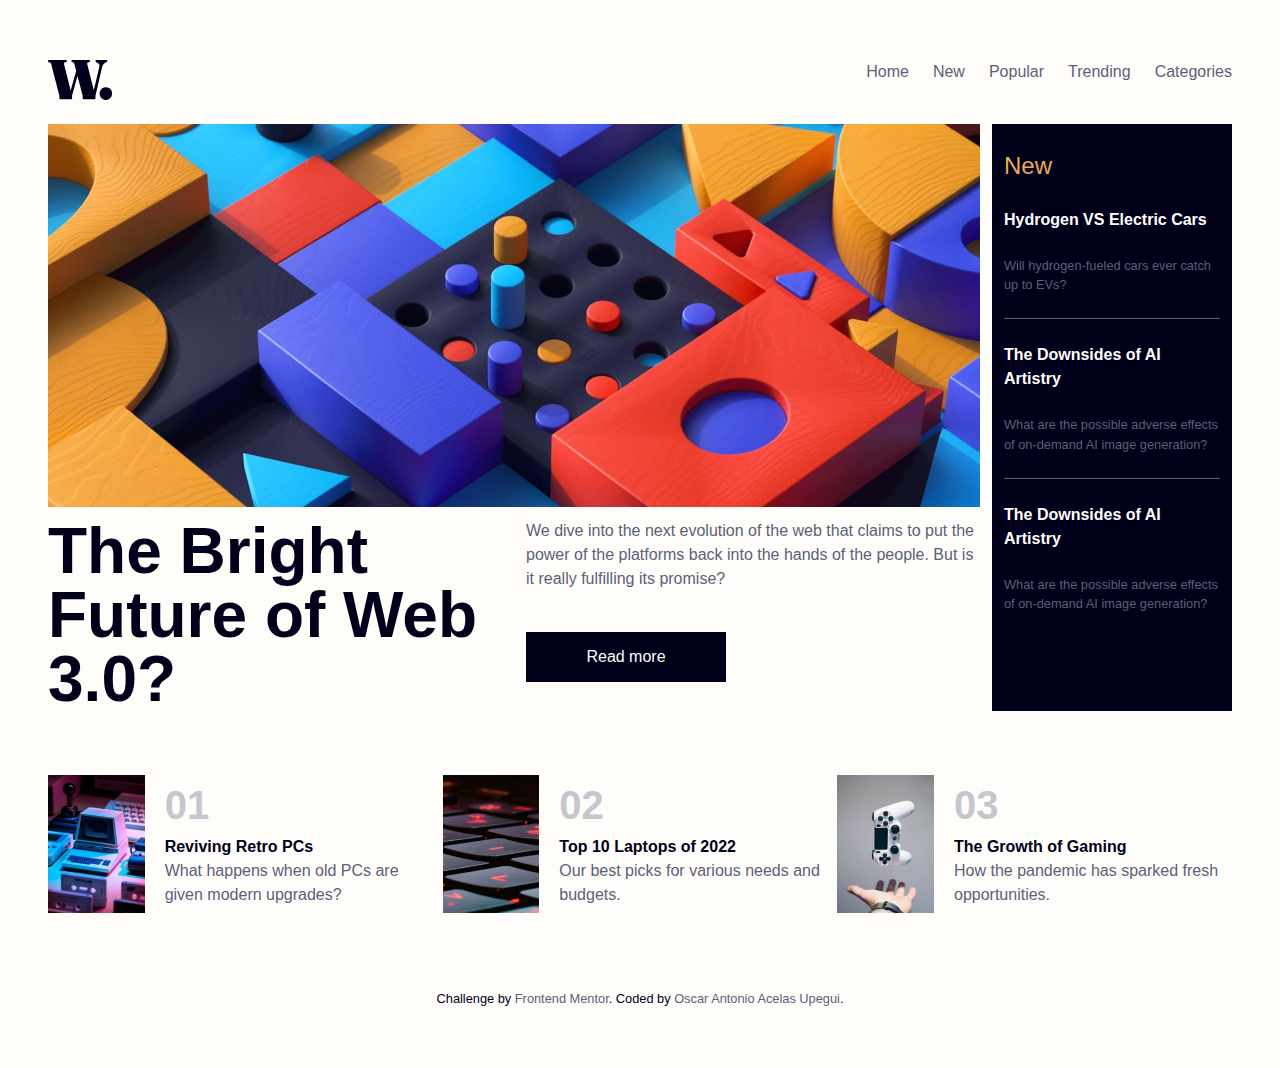
<file: index.html>
<!DOCTYPE html>
<html lang="en">
<head>
    <meta charset="UTF-8">
    <meta name="viewport" content="width=device-width, initial-scale=1.0">
    <!-- displays site properly based on user's device -->

    <link rel="icon" type="image/png" sizes="32x32" href="assets/images/favicon-32x32.png">

    <title>Individual Project</title>
    <link rel="stylesheet" href="style.css" class="style">

</head>
<body>
<!-- Main Content -->
<main>

    <!-- Header -->
    <header class="header">
        <img src="assets/images/logo.svg" alt="logo project" class="logo">

        <nav class="main-nav text-neutral--600">
            <ul>
                <li><a href="#">Home</a></li>
                <li><a href="#">New</a></li>
                <li><a href="#">Popular</a></li>
                <li><a href="#">Trending</a></li>
                <li><a href="#">Categories</a></li>
            </ul>
        </nav>
    </header>


    <div class="flex-container">

        <!-- Content -->
        <section class="content">
            <picture class="content-image">
                <source media="(min-width:40em)" srcset="assets/images/image-web-3-desktop.jpg">
                <img src="assets/images/image-web-3-mobile.jpg" alt="Image web 3 mobile" style="width:auto;">
            </picture>
            <h1 class="content-title text-neutral--900 fs-extra">
                The Bright Future of Web 3.0?
            </h1>
            <p class="content-description">
                We dive into the next evolution of the web that claims to put the power of the platforms back into the
                hands of the people.
                But is it really fulfilling its promise?
            </p>
            <div href="" class="content-button">
                <a href="#">Read more</a>
            </div>
        </section>

        <!-- Sidebar -->
        <aside class="sidebar">
            <h3 class="text-accent--400 fs--secondary-heading">
                New
            </h3>
            <h4 class="sidebar-item-title">
                Hydrogen VS Electric Cars
            </h4>
            <p class="sidebar-item-description">Will hydrogen-fueled cars ever catch up to EVs?</p>
            <hr>
            <h4 class="sidebar-item-title">
                The Downsides of AI Artistry
            </h4>
            <p class="sidebar-item-description">What are the possible adverse effects of on-demand AI image
                generation?</p>
            <hr>
            <h4 class="sidebar-item-title">
                The Downsides of AI Artistry
            </h4>
            <p class="sidebar-item-description">What are the possible adverse effects of on-demand AI image
                generation?</p>
        </aside>

    </div>

    <!-- Hero -->
    <section class="hero">
        <div class="feature">
            <img src="assets/images/image-retro-pcs.jpg" alt="Retro pc">
            <div class="feature-info">
                <h5 class="text-neutral--200 fs--hero fw--bold">01</h5>
                <a href="#">Reviving Retro PCs</a>

                <p class="text-neutral--600">
                    What happens when old PCs are given modern upgrades?
                </p>
            </div>

        </div>
        <div class="feature">
            <img src="assets/images/image-top-laptops.jpg" alt="Top laptops">
            <div class="feature-info">
                <h5 class="text-neutral--200 fs--hero fw--bold">02</h5>
                <a href="#">Top 10 Laptops of 2022</a>

                <p class="text-neutral--600">
                    Our best picks for various needs and budgets.
                </p>
            </div>

        </div>
        <div class="feature">
            <img src="assets/images/image-gaming-growth.jpg" alt="Gaming growth">
            <div class="feature-info">
                <h5 class="text-neutral--200 fs--hero fw--bold">03</h5>
                <a href="#">The Growth of Gaming</a>
                <p class="text-neutral--600">
                    How the pandemic has sparked fresh opportunities.
                </p>
            </div>

        </div>


    </section>

    <!-- Footer -->
    <footer class="footer">
        <div class="attribution">
            Challenge by <a href="https://www.frontendmentor.io?ref=challenge" target="_blank">Frontend Mentor</a>.
            Coded by <a href="#">Oscar Antonio Acelas Upegui</a>.
        </div>
    </footer>

</main>
</body>
</html>
</file>
<file: style.css>
/*
    Oscar Acelas
    20/11/2022
    Student Id: 8803645
    Individual project 1
 */

/*
    font-face declaration for the font used in the page
 */
@font-face {
    font-family: "Inter";
    src: url("assets/fonts/static/Inter-Regular.ttf") format("ttf"), url("assets/fonts/static/Inter-Bold.ttf") format("ttf"), url("assets/fonts/static/Inter-ExtraBold.ttf") format("ttf");
}

/* Advice took from https://www.youtube.com/kepowob -  youtube channel about web development and css*/
:root {
    /* Declare custom properties here */
    --clr-accent--400: hsl(35, 77%, 62%);

    --clr-primary--400: hsl(5, 85%, 63%);

    --clr-neutral--100: hsl(36, 100%, 99%);
    --clr-neutral--200: hsl(233, 8%, 79%);
    --clr-neutral--600: hsl(236, 13%, 42%);
    --clr-neutral--900: hsl(240, 100%, 5%);

    --ff--primary: Inter, sans-serif;

    --ff-body: var(--ff--primary);
    --ff-heading: var(--ff--primary);

    --fw--regular: 400;
    --fw--semi-bold: 700;
    --fw--bold: 800;

    --fs--300: 0.8rem;
    --fs--400: 1.0rem;
    --fs--500: 1.25rem;
    --fs--600: 1.5rem;
    --fs--700: 2.0rem;
    --fs--800: 2.5rem;
    --fs--900: 4.0rem;

    --fs-primary-heading: var(--fs--900);
    --fs-secondary-heading: var(--fs--600);
    --fs-body: var(--fs--400);
    --fs-nav: var(--fs--500);
    --fs-hero: var(--fs--800);
    --fs-button: var(--fs--300);
    --fs-extra: var(--fs--900);

    --size--100: 0.25rem;
    --size--200: 0.5rem;
    --size--300: 0.75rem;
    --size--400: 1rem;
    --size--500: 1.5rem;
    --size--600: 2rem;
    --size--700: 3rem;
    --size--800: 4rem;
    --size--900: 5rem;

    --flow-spacer: 3em;
    --flow-spacer--tight: 1em;
}


/* Include A modern CSS reset from piccalil.li, to make things easier  */
/* http://piccalil.li/blog/a-modern-css-reset/ */

/* Box sizing rules */
*,
*::before,
*::after {
    box-sizing: border-box;
}

/* Remove default margin */
* {
    margin: 0;
    padding: 0;
    font: inherit;
}

/* Remove list styles on ul, ol elements with a list role, which suggests default styling will be removed */
ul[role='list'],
ol[role='list'] {
    list-style: none;
}

/* Set core root defaults */
html:focus-within {
    scroll-behavior: smooth;
}

html,
body {
    height: 100%;
}

/* Set core body defaults */
body {
    text-rendering: optimizeSpeed;
    line-height: 1.5;
}

/* A elements that don't have a class get default styles */
a:not([class]) {
    text-decoration-skip-ink: auto;
}

/* Make images easier to work with */
img,
picture,
svg {
    max-width: 100%;
    display: block;
}

/* GLOBAL STYLES */
body {
    font-family: var(--ff-body);
    font-size: var(--fs-body);
    font-weight: var(--fw--regular);
    color: var(--clr-neutral--900);
    background-color: var(--clr-neutral--100);
}

.attribution {
    font-size: var(--fs--300);
    color: var(--clr-neutral--900);
    text-align: center;
}

.attribution a {
    color: var(--clr-neutral--600);
    text-decoration: none;
}

main {
    padding: var(--size--700);
}

.header {
    display: flex;
    justify-content: space-between;
    margin: var(--size--300) 0;
}

.main-nav ul {
    display: flex;
    flex-direction: row;
    gap: var(--size--500);
    align-items: center;
    list-style: none;
}

.main-nav ul li a {
    text-decoration: none;
    color: var(--clr-neutral--600);
}

.main-nav ul li a:visited {
    color: var(--clr-neutral--600);
}

.main-nav ul li a:hover, .main-nav ul li a:active {
    color: var(--clr-primary--400);
}

.hero {
    display: grid;
    grid-template-columns: 1fr 1fr 1fr;
    max-width: 75rem;
    margin: var(--size--800) auto 0;
}

.feature {
    display: grid;
    grid-template-columns: 1fr 3fr;
    grid-template-rows: auto;
    gap: var(--size--200);
}

.feature img {
    grid-column: 1;
    object-fit: cover;
    aspect-ratio: 0.7;
}

.feature-info {
    grid-column: 2;
    padding: 0 var(--size--300);
}

.feature-info a {
    text-decoration: none;
    color: var(--clr-neutral--900);
    font-weight: var(--fw--bold);
}

.feature-info a:hover, .feature-info a:active {
    color: var(--clr-primary--400);
}

.flex-container {
    display: grid;
    grid-template-columns: 2fr auto;
    grid-template-rows: auto;
    gap: var(--size--300);
    max-width: 75rem;
    margin: var(--size--500) auto 0;
}

.sidebar {

    grid-column: 2;
    width: 15rem;
    display: flex;
    flex-direction: column;
    gap: var(--size--500);
    background-color: var(--clr-neutral--900);
    color: var(--clr-neutral--100);
    padding: var(--size--500) var(--size--300);
}

.sidebar-item-title {
    font-size: var(--fs-body);
    font-weight: var(--fw--semi-bold);
}

.sidebar-item-description {
    font-size: var(--fs-button);
    font-weight: var(--fw--regular);
    color: var(--clr-neutral--600);
}

hr {
    border-top: 0.05rem solid var(--clr-neutral--600);
    border-bottom: transparent;
    border-left: transparent;
    border-right: transparent;
}

.content {
    grid-column: 1;
    display: grid;
    grid-template-columns: 1fr 1fr;
    grid-template-rows: 1fr 1fr;
    grid-column-gap: var(--size--500);
    grid-row-gap: var(--size--300);
    align-items: start;
}

.content-image {
    grid-column: 1 / 3;
    grid-row: 1 / 3;
}

.content-title {
    grid-column: 1 / 2;
    grid-row: 3 / 5;
    font-size: var(--fs-primary-heading);
    font-weight: var(--fw--bold);
    line-height: var(--size--800);
}

.content-description {
    grid-column: 2 /3;
    grid-row: 3 / 4;
    color: var(--clr-neutral--600);
}

.content-button {
    grid-column: 2 / 3;
    grid-row: 4 / 5;
    background-color: var(--clr-neutral--900);
    color: var(--clr-neutral--100);
    height: 50px;
    width: clamp(100px, 50%, 200px);
    display: flex;
    justify-content: center;
    align-items: center;
}

.content-button:hover {
    background-color: var(--clr-primary--400);
}

.content-button a {
    text-decoration: none;
    color: var(--clr-neutral--100);
}

.footer {
    padding: var(--size--300) 0;
    margin-top: var(--size--800);
}

.text-neutral--900 {
    color: var(--clr-neutral--900);
}

.text-neutral--600 {
    color: var(--clr-neutral--600);
}

.text-neutral--200 {
    color: var(--clr-neutral--200);
}

.text-neutral--100 {
    color: var(--clr-neutral--100);
}

.text-primary--400 {
    color: var(--clr-primary--400);
}

.text-accent--400 {
    color: var(--clr-accent--400);
}

.fs--primary-heading {
    font-size: var(--fs-primary-heading);
}

.fs--secondary-heading {
    font-size: var(--fs-secondary-heading);
}

.fs--body {
    font-size: var(--fs-body);
}

.fs--nav {
    font-size: var(--fs-nav);
}

.fs--hero {
    font-size: var(--fs-hero);
}

.fs--button {
    font-size: var(--fs-button);
}

.fs--extra {
    font-size: var(--fs-extra);
}

.fw--regular {
    font-weight: var(--fw--regular);
}

.fw--bold {
    font-weight: var(--fw--bold);
}

.fw--semi-bold {
    font-weight: var(--fw--semi-bold);
}

/* Media Queries */
/* mobile queries*/
@media screen and (max-width: 768px) {
    .hero {
        display: flex;
        flex-direction: column;
        gap: var(--size--500);
    }

    .flex-container {
        display: flex;
        flex-direction: column;
    }

    main {
        padding: 0 var(--size--300);
    }

    .sidebar {
        width: 100%;
    }

    .sidebar-item-title {
        font-size: var(--fs-secondary-heading);
        font-weight: var(--fw--semi-bold);
    }

    .sidebar-item-description {
        font-size: var(--fs-nav);
        color: var(--clr-neutral--200);
    }


    .content-title {
        font-size: var(--fs-hero);
        line-height: var(--size--700);
    }
}

/* tablet queries*/
@media screen and (min-width: 768px) and (max-width: 1024px) {
    .flex-container {
        display: flex;
        flex-direction: column;
    }

    main {
        padding: 0 var(--size--300);
    }

    .sidebar {
        width: 100%;
    }

    .sidebar-item-title {
        font-size: var(--fs-secondary-heading);
        font-weight: var(--fw--semi-bold);
    }

    .sidebar-item-description {
        font-size: var(--fs-nav);
        color: var(--clr-neutral--200);
    }
}
</file>
